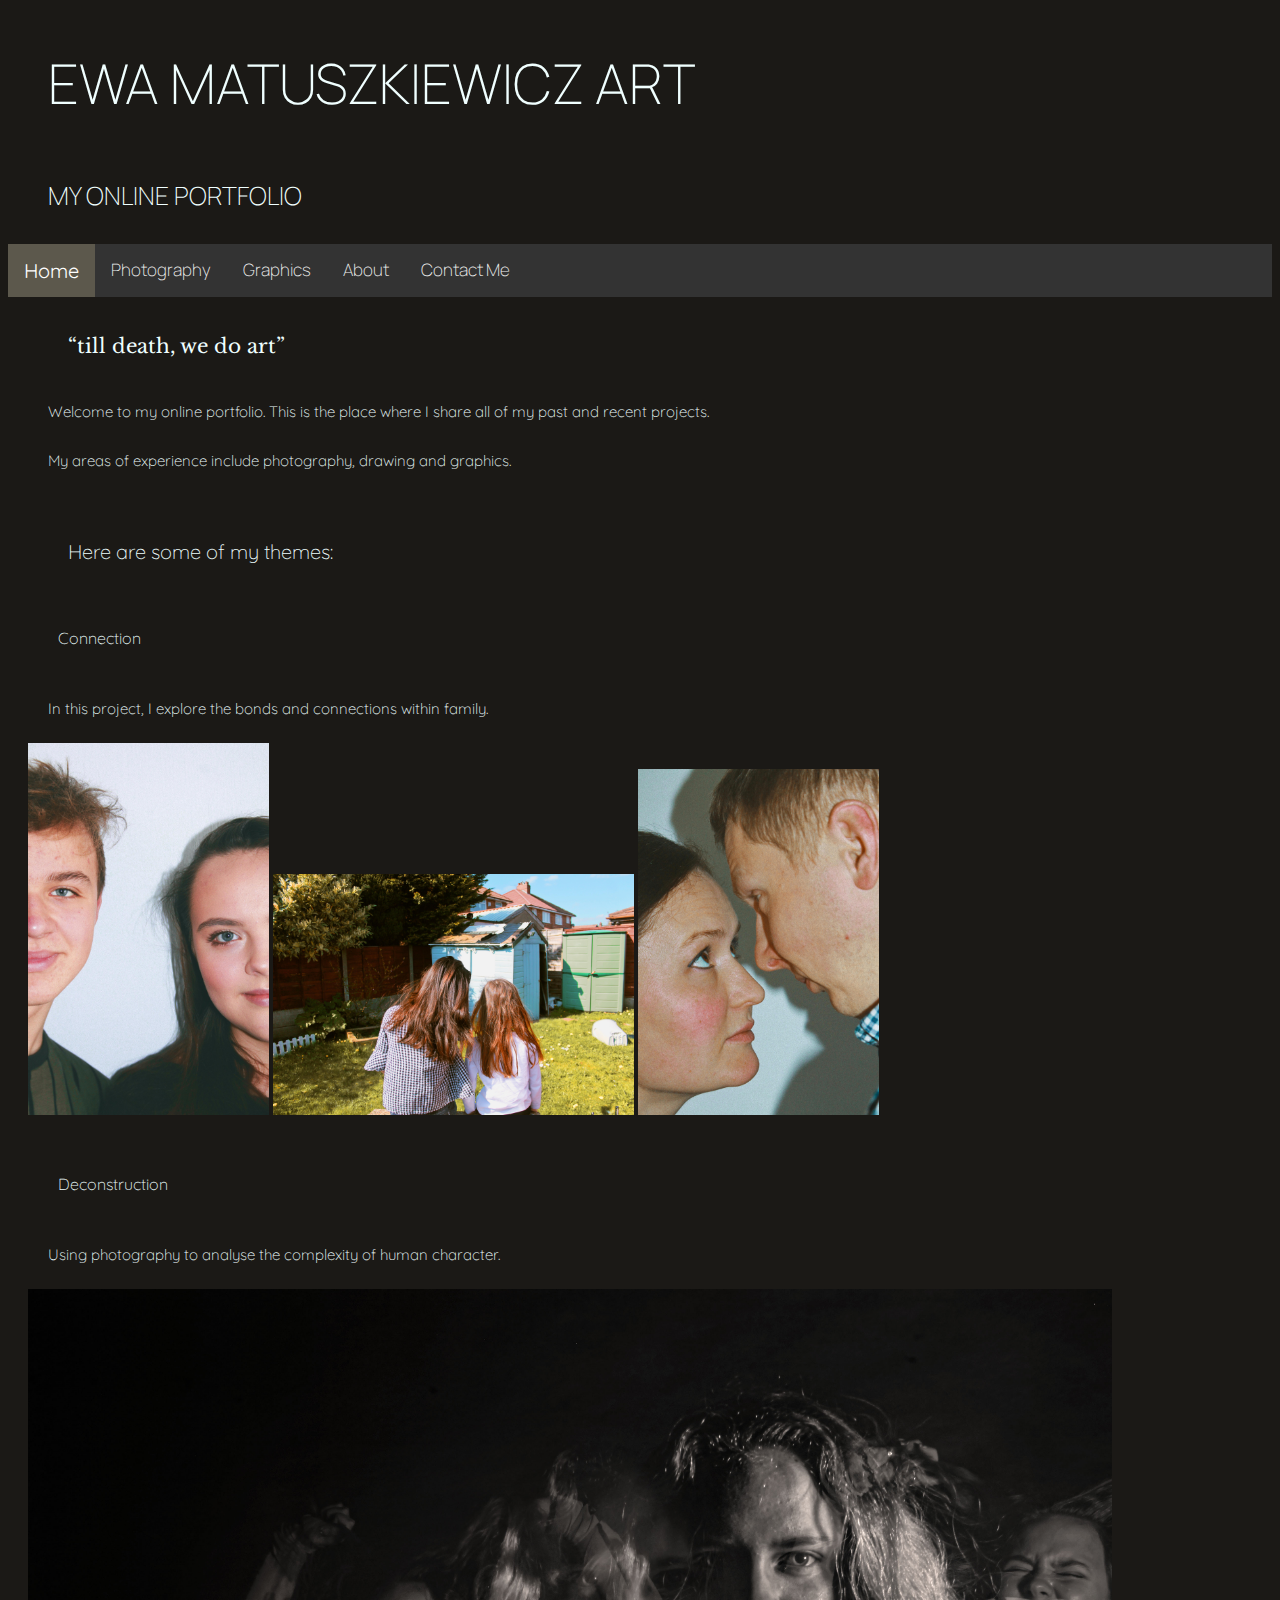
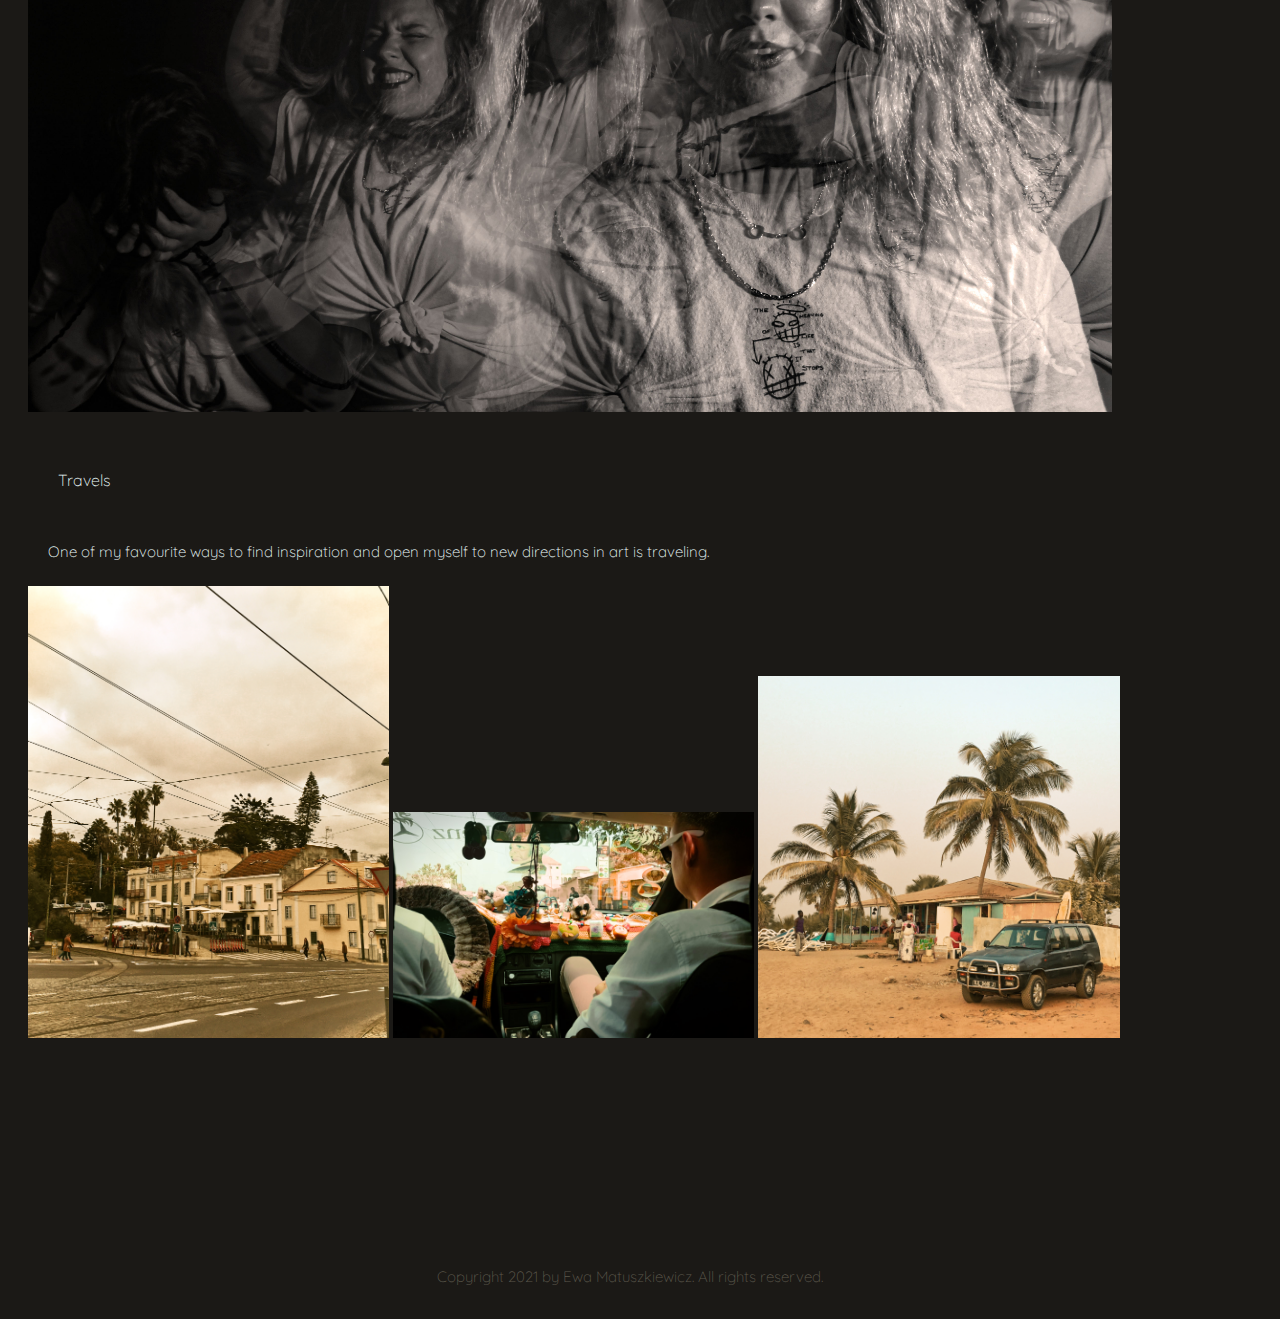
<file: index.html>
<!DOCTYPE html>
<html lang="en">
<head>
    <meta charset="UTF-8">
    <link rel="stylesheet" type="text/css" href="main.css">
    <title>Ewa Matuszkiewicz Art</title>
</head>
<body>
    <!--Header-->
    
    <div class="container">
    <h1 >EWA MATUSZKIEWICZ ART</h1>
    <h2 class="subheading1">MY ONLINE PORTFOLIO</h2>
    </div>
    
    
  
    <!--Menu Bar-->
    
      <div class="topnav">
      <a class="active" href="index.html">Home</a>
      <a class="subheading1" href="index 4.html">Photography</a>
      <a class="subheading1" href="index 5.html">Graphics</a>
      <a class="subheading1" href="index 2.html">About</a>
      <a class="subheading1" href="index 3.html">Contact Me</a>
      </div>
    

    <!--Quote-->
    
    <div class="container2">
      <br>
      <h3><q class="quote">till death, we do art</q></h3>
      </div>
      <div class="container">
      <p class="maintext">Welcome to my online portfolio. This is the place where I share all of my past and recent projects.</p>
      <p class="maintext">My areas of experience include photography, drawing and graphics.</p>
      <br>
    </div>
    

    <!--Sneak-peek-->
     
      <div class="container2">
      <h4 class="subheading2">Here are some of my themes:</h4>
      </div>
    

    <!--Theme 1-->
      
      <div class="container3">
      <h5 class="subheading3">Connection</h5>
      </div>
      <div class="container">
      <p class="maintext">In this project, I explore the bonds and connections within family.</p>
      </div>
        <div class="images">
        <img src="images/INDEX/PatrykiNikola.jpg" alt="Patryk & Nikola"
        width="20%"
        />
        <img src="images/INDEX/Amelia i Ania.jpg.jpg" alt="Amelia & Ania"
        width="30%"
        />
        <img src="images/INDEX/Gosia i Daniel.jpg.jpg"
        alt="Gosia & Daniel"
        width="20%"
        />
        </div>
        

      <br>

    <!--Theme 2-->
    <div class="container3">
    <h5 class="subheading3">Deconstruction</h5>
    </div>
    <div class="container">
    <p class="maintext">Using photography to analyse the complexity of human character.</p>
    </div>
    <div class="images">
      <img src="images/INDEX/deconstruction.jpg.jpg"
      alt="Multiple Exposure"
       width="90%"/>
    </div>
  
      <br>

    <!--Theme 3-->
    <theme_3>
    <div class="container3">
    <h5 class="subheading3">Travels</h5>
    </div>
    <div class="container">
    <p class="maintext">One of my favourite ways to find inspiration and open myself to new directions in art is traveling.</p>
    </div>
    <div class="images">
      <img src="images/INDEX/Lisbon.jpg.jpg"
      alt="Lisbon view"
      width="30%"
      />
      <img src="images/INDEX/Gambia.jpg.jpg"
      alt="Gambian taxi"
      width="30%"
      />
      <img src="images/INDEX/Gambia1.jpg.jpg"
      alt="House on the beach"
      width="30%"
      />
    </div>
    </theme_3>

     <!--Copyright--> 
    <div class="copyright">
    <p class="maintext">Copyright 2021 by Ewa Matuszkiewicz. All rights reserved.</p>
    </div>
  
</body>
</html>
</file>
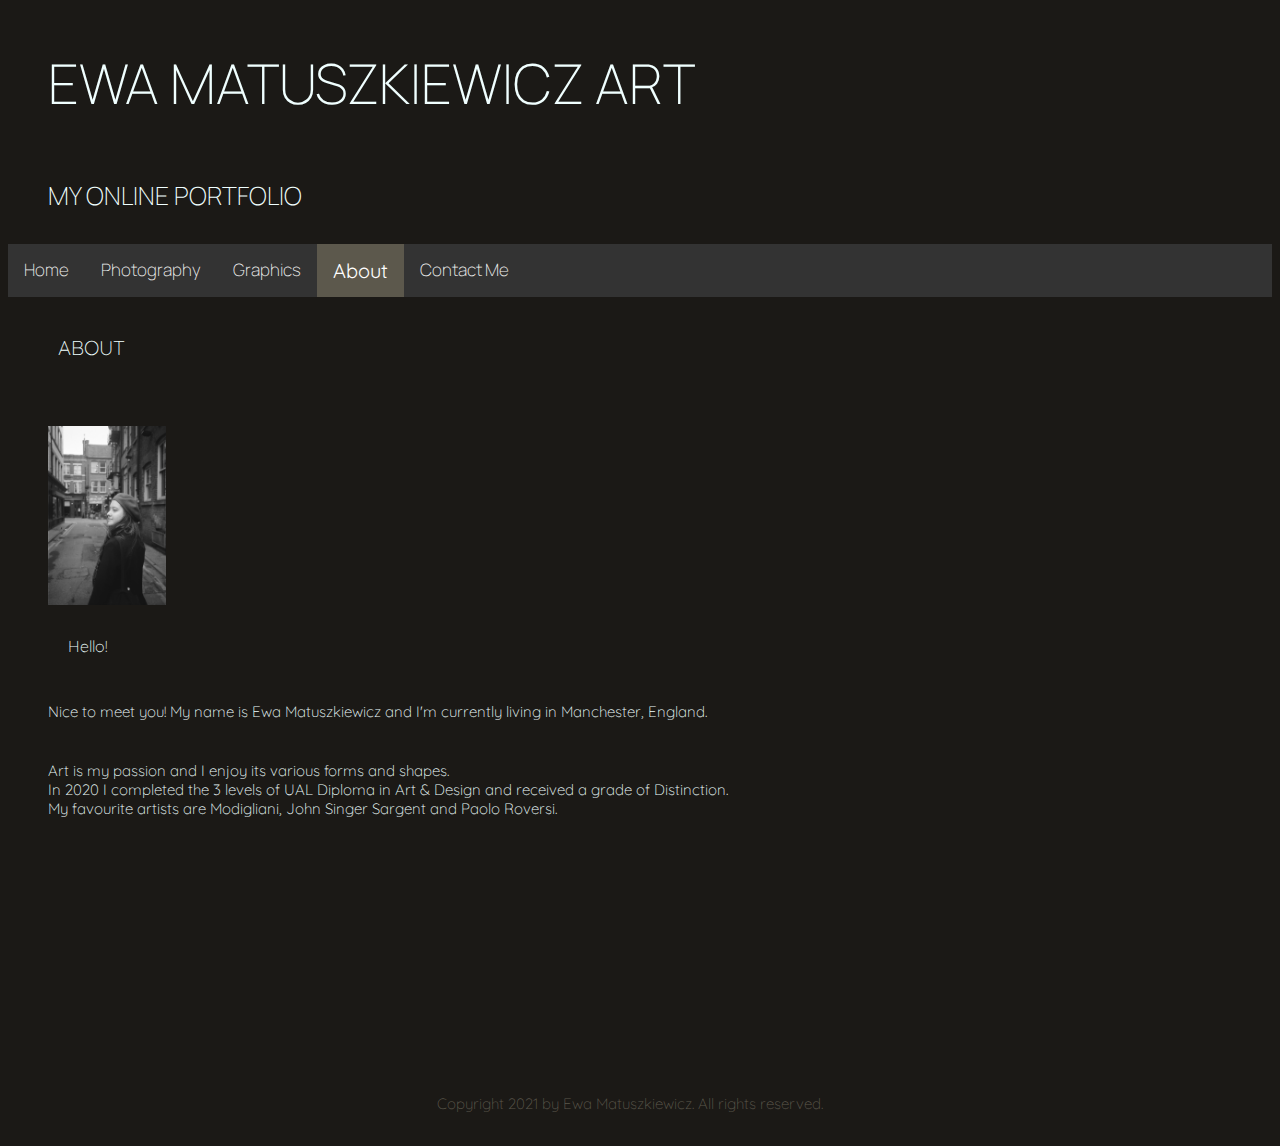
<file: index 2.html>
<!DOCTYPE html>
<html lang="en">
<head>
    <meta charset="UTF-8">
    <link rel="stylesheet" type="text/css" href="main.css">
    <title>About</title>
</head>
<body>
    <!--Header-->
    
    <div class="container">
        <h1 >EWA MATUSZKIEWICZ ART</h1>
        <h2 class="subheading1">MY ONLINE PORTFOLIO</h2>
        </div>
        
    <div class="topnav">
        <a class="subheading1" href="index.html">Home</a>
        <a class="subheading1" href="index 4.html">Photography</a>
        <a class="subheading1" href="index 5.html">Graphics</a>
        <a class="active" href="index 2.html">About</a>
        <a class="subheading1" href="index 3.html">Contact Me</a>
        </div>
    <br>
    <div class="container3">
    <h3 class="subheading2">ABOUT</h3>
    </div>
    <br>
    <br>
        <div class="box">
        <img src="images/ABOUT ME/PHOTOOFME.jpg"
        alt="Ewa"
        width="10%"
        />
        </div>
        <div class="container2">
        <h4 class="subheading3">Hello!</h4>
        </div>
        <div class="box">
        <p class="maintext">Nice to meet you! My name is Ewa Matuszkiewicz and I'm currently living in Manchester, England. </p>
        </div>
        <div class="box">
        <p class="maintext"> Art is my passion and I enjoy its various forms and shapes.
             <br> In 2020 I completed the 3 levels of UAL Diploma in Art & Design and received a grade of Distinction. 
             <br> My favourite artists are Modigliani, John Singer Sargent and Paolo Roversi. </p>
    </div>
    <br>
    <br>
   <!--Copyright--> 
   <div class="copyright">
    <p class="maintext">Copyright 2021 by Ewa Matuszkiewicz. All rights reserved.</p>
    </div>
</body>
</html>
</file>
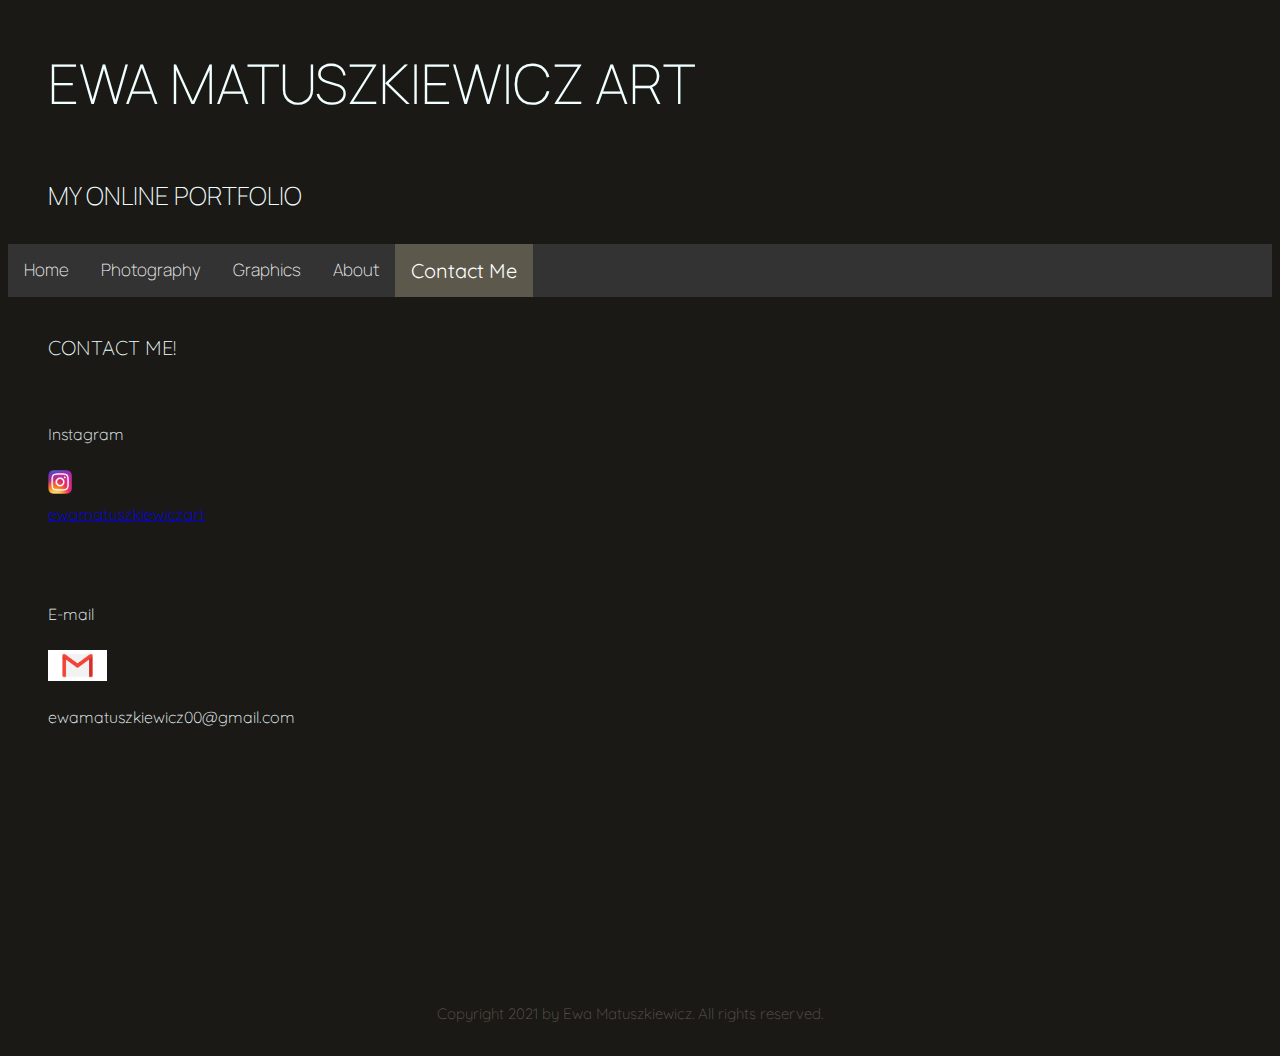
<file: index 3.html>
<!DOCTYPE html>
<html lang="en">
<head>
    <meta charset="UTF-8">
    <link rel="stylesheet" type="text/css" href="main.css">
    <title>Contact Me</title>
</head>
<body>
    <!--Header-->
    
    <div class="container">
        <h1 >EWA MATUSZKIEWICZ ART</h1>
        <h2 class="subheading1">MY ONLINE PORTFOLIO</h2>
        </div>
    <div class="topnav">
        <a class="subheading1" href="index.html">Home</a>
        <a class="subheading1" href="index 4.html">Photography</a>
        <a class="subheading1" href="index 5.html">Graphics</a>
        <a class="subheading1" href="index 2.html">About</a>
        <a class="active" href="index 3.html">Contact Me</a>
        </div>
    <br>
    <div class="container">
    <h3 class="subheading2">CONTACT ME!</h3>
    </div>
    <br>
    <div class="box">
    <p class="subheading3">Instagram</p> 
    </div>
    <div class="box">
        <img src="images/CONTACT ME/Insta logo.png" alt="Insta icon"
        width="2%"
        />
        </div>
        <div class="box">
        <a class="subheading3" href="https://www.instagram.com/ewamatuszkiewiczart/?hl=en" target="_blank">ewamatuszkiewiczart</a>
        </div>
    
    <br>
    <br>
    <br>
    <div class="box">
    <p class="subheading3">E-mail</p>
    </div>
    <div class="box">
        <img src="images/CONTACT ME/gmail logo.png" alt="Gmail icon"
        width="5%"
        height="5%"
        />
        </div>
        <div class="box">
        <p  class="subheading3">ewamatuszkiewicz00@gmail.com</p>
        </div>
        <br>
        <br>

        <!--Copyright--> 
    <div class="copyright">
        <p class="maintext">Copyright 2021 by Ewa Matuszkiewicz. All rights reserved.</p>
        </div>
    </body>
    </html>
</file>
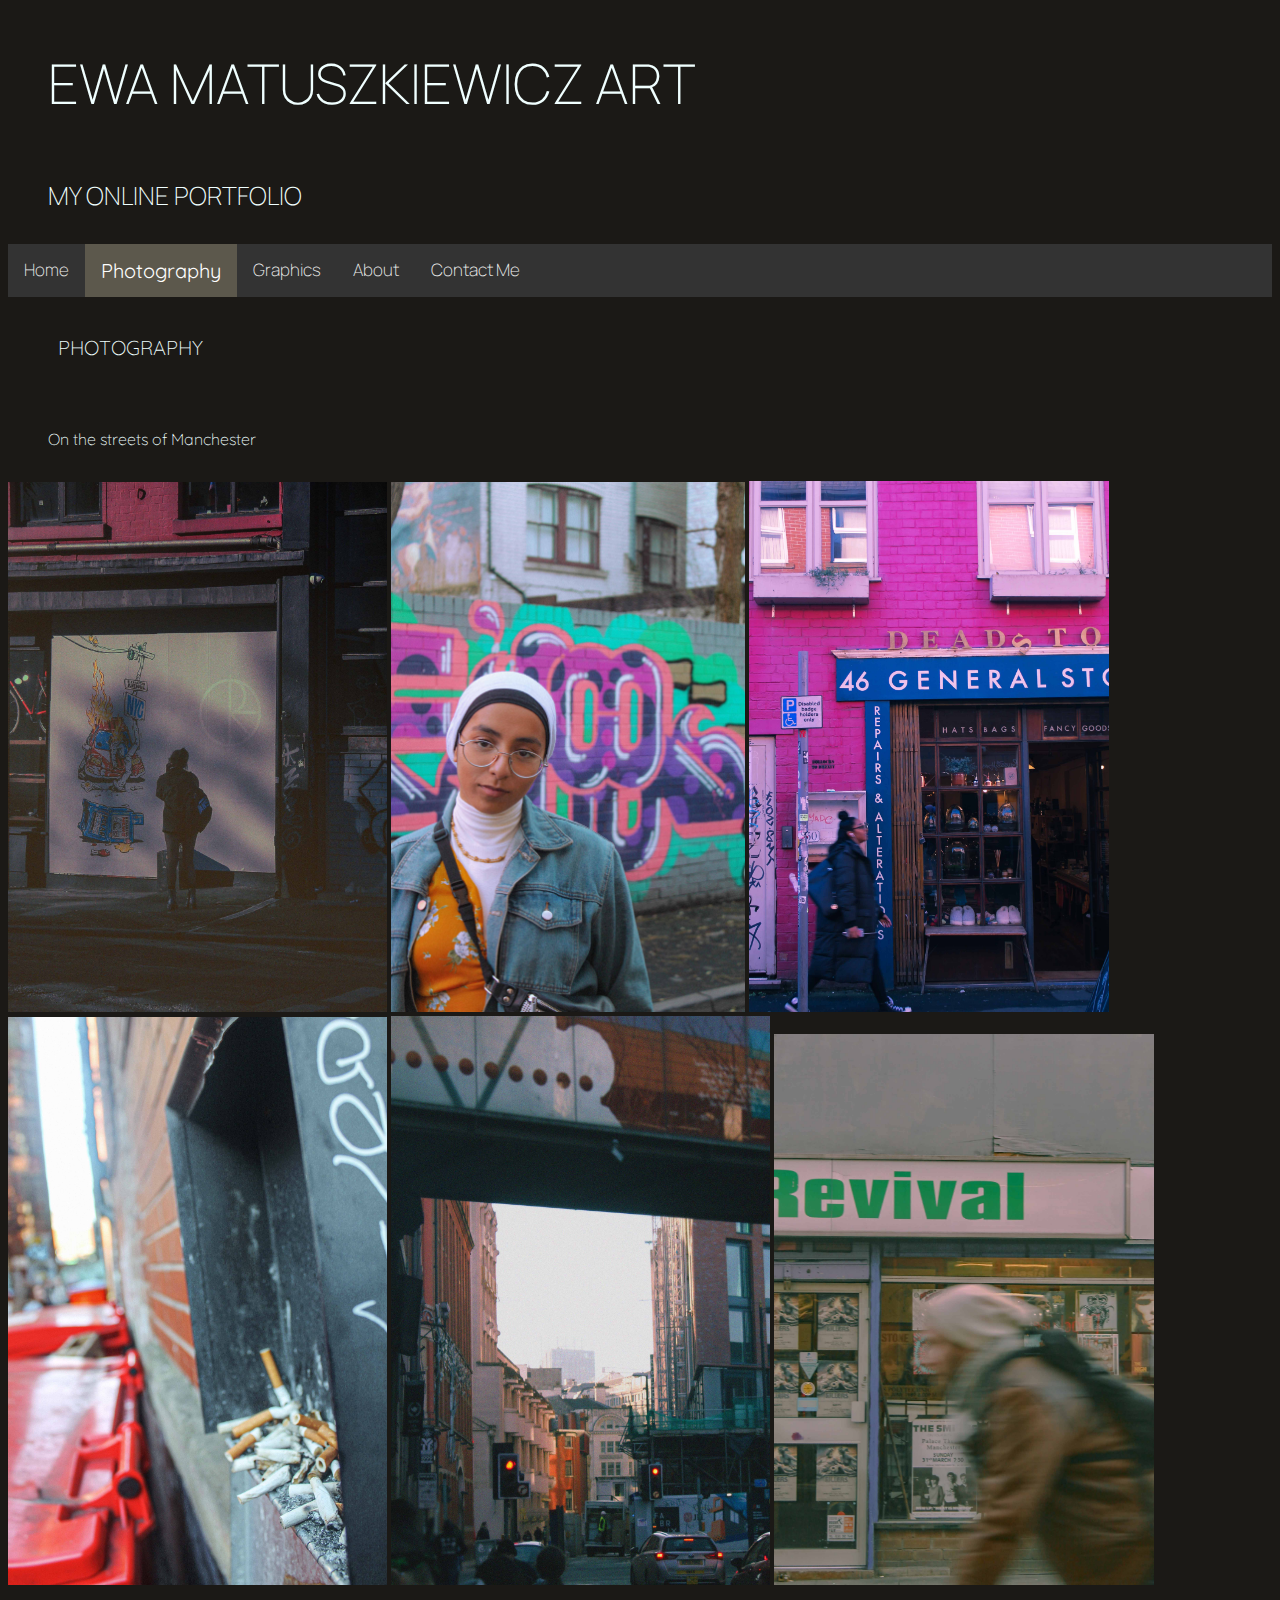
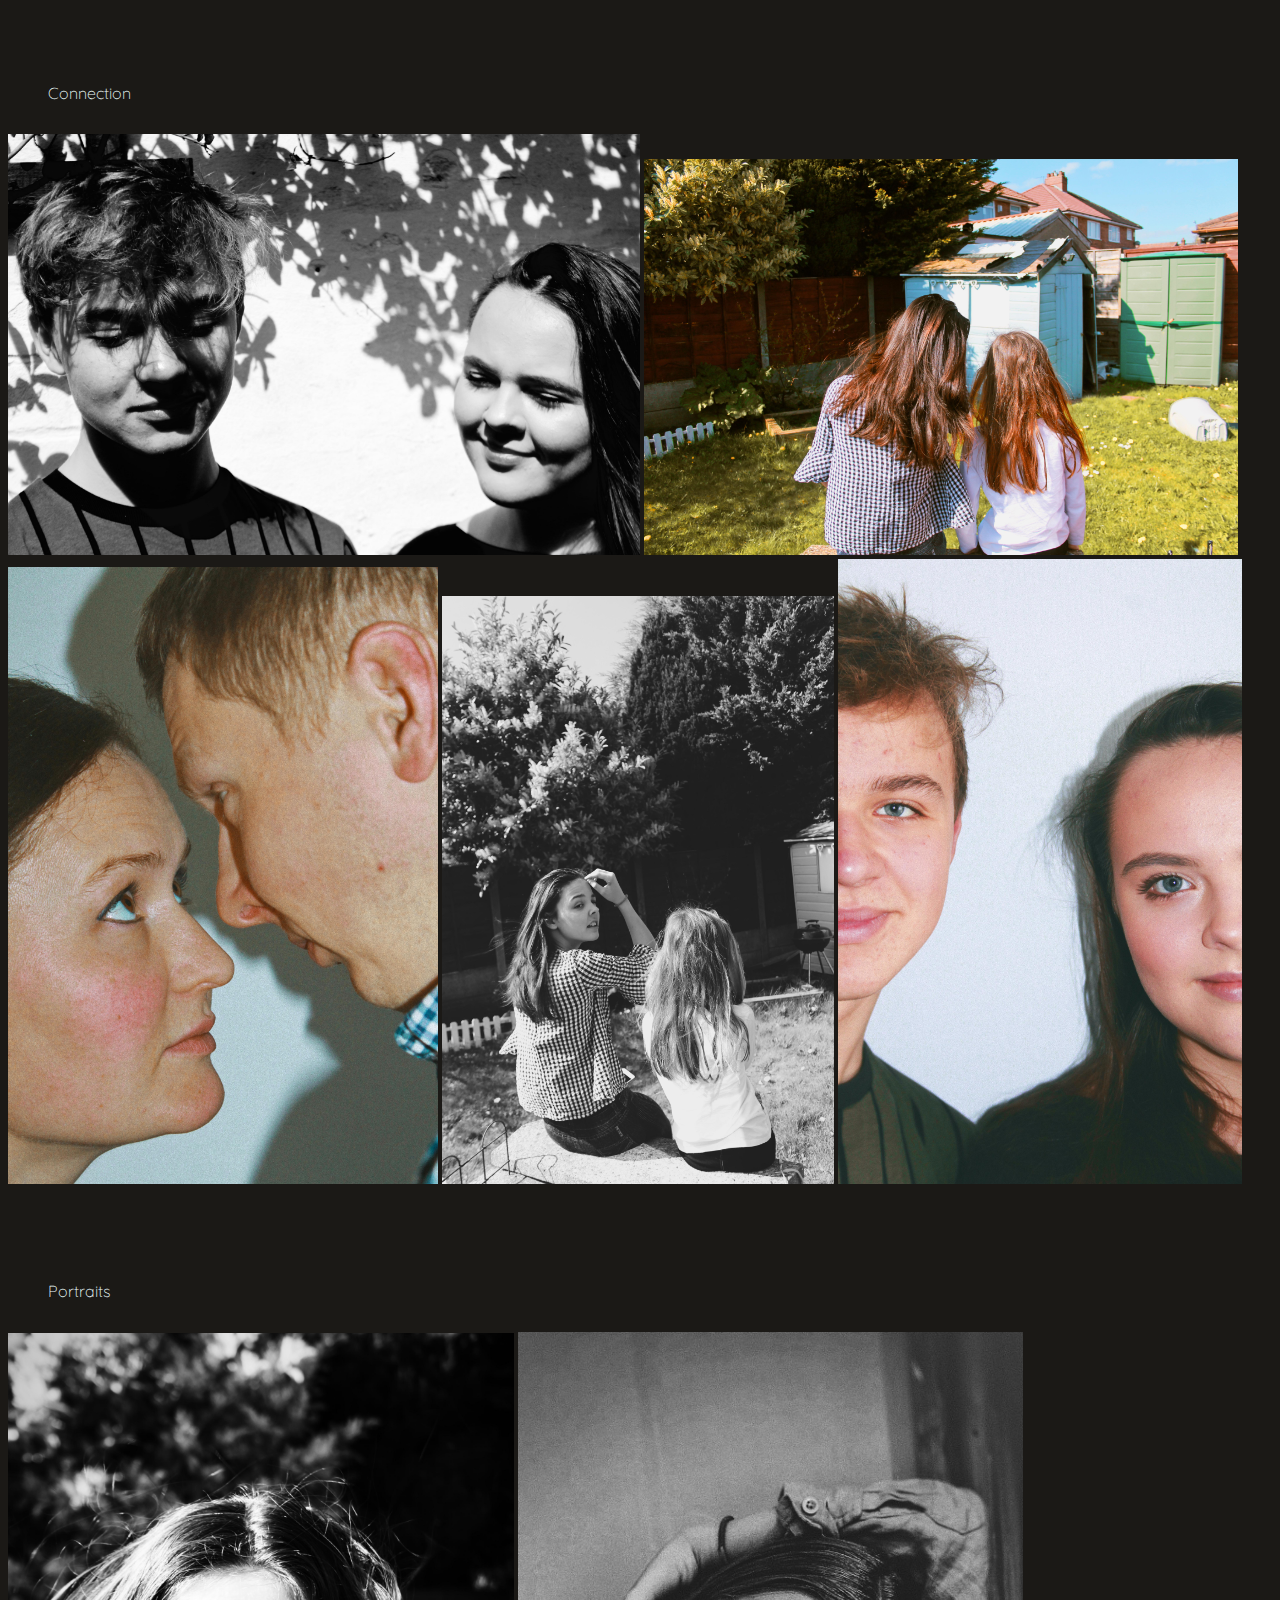
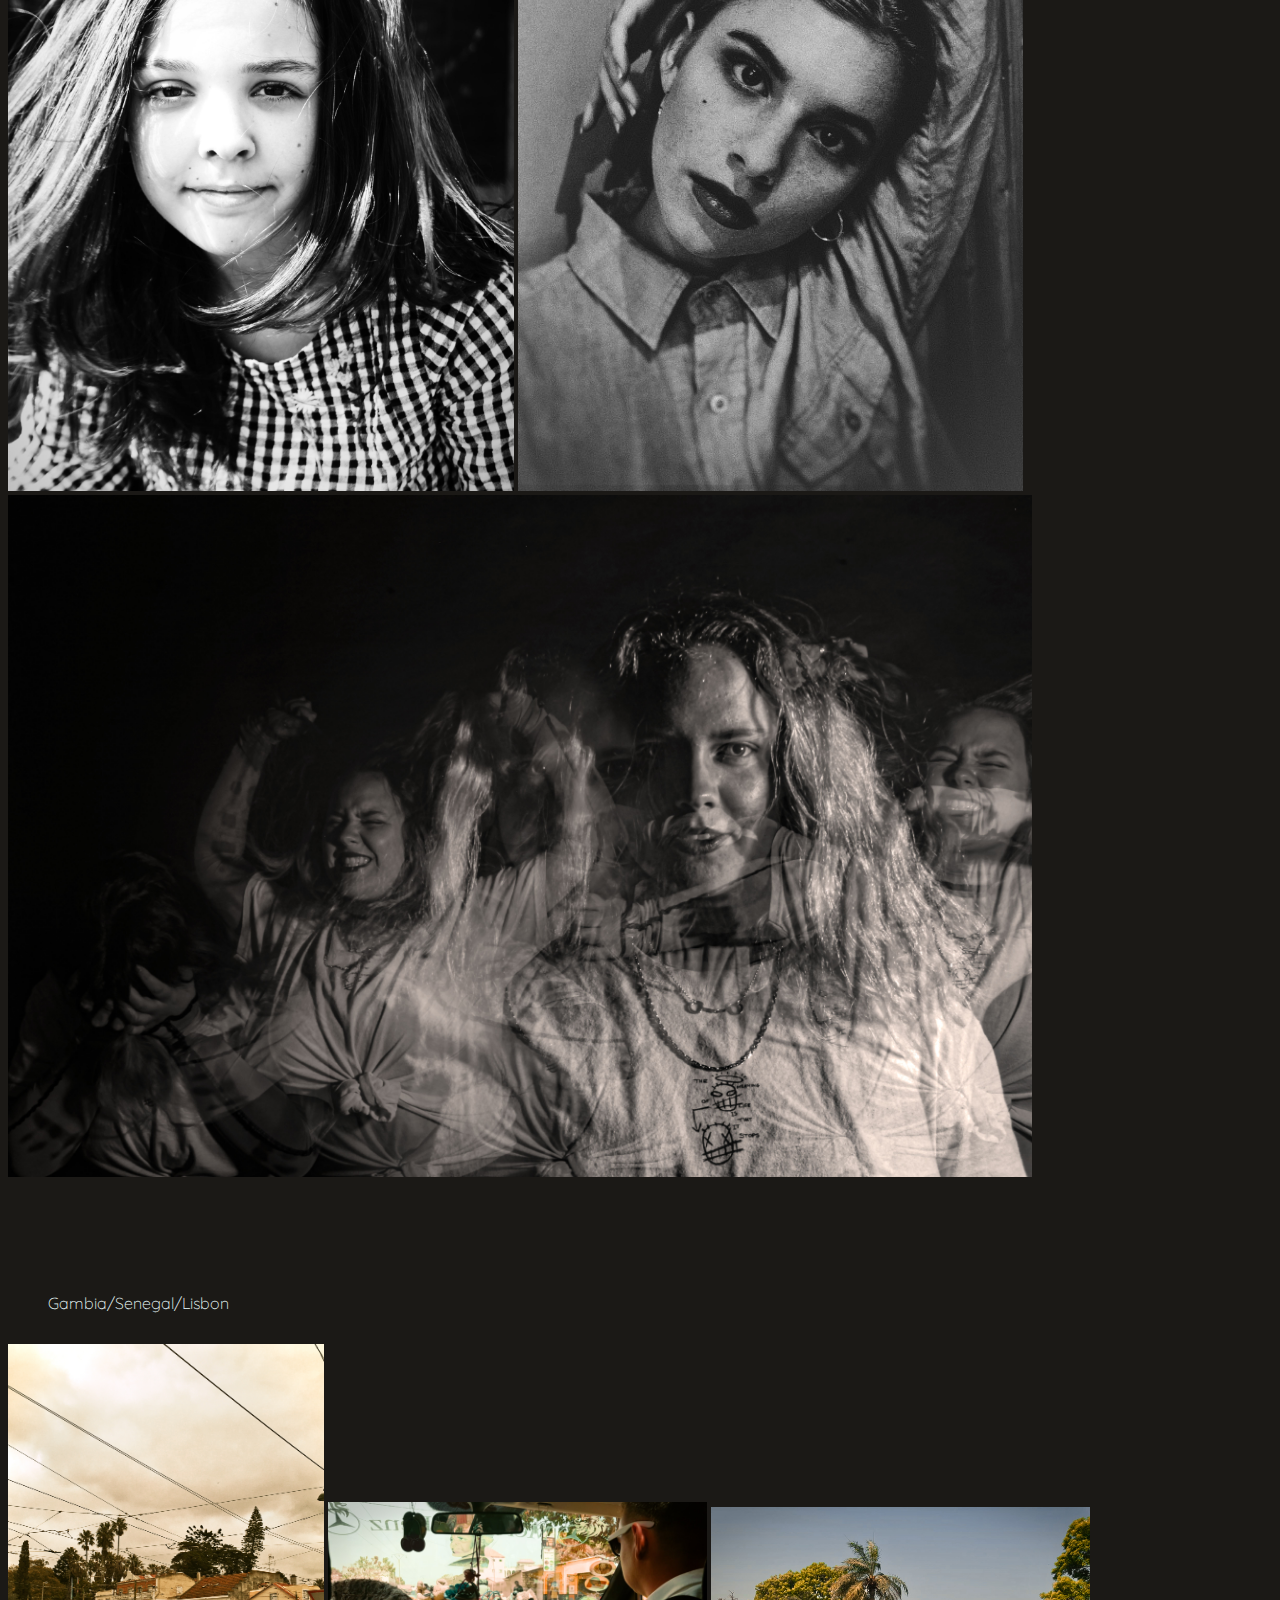
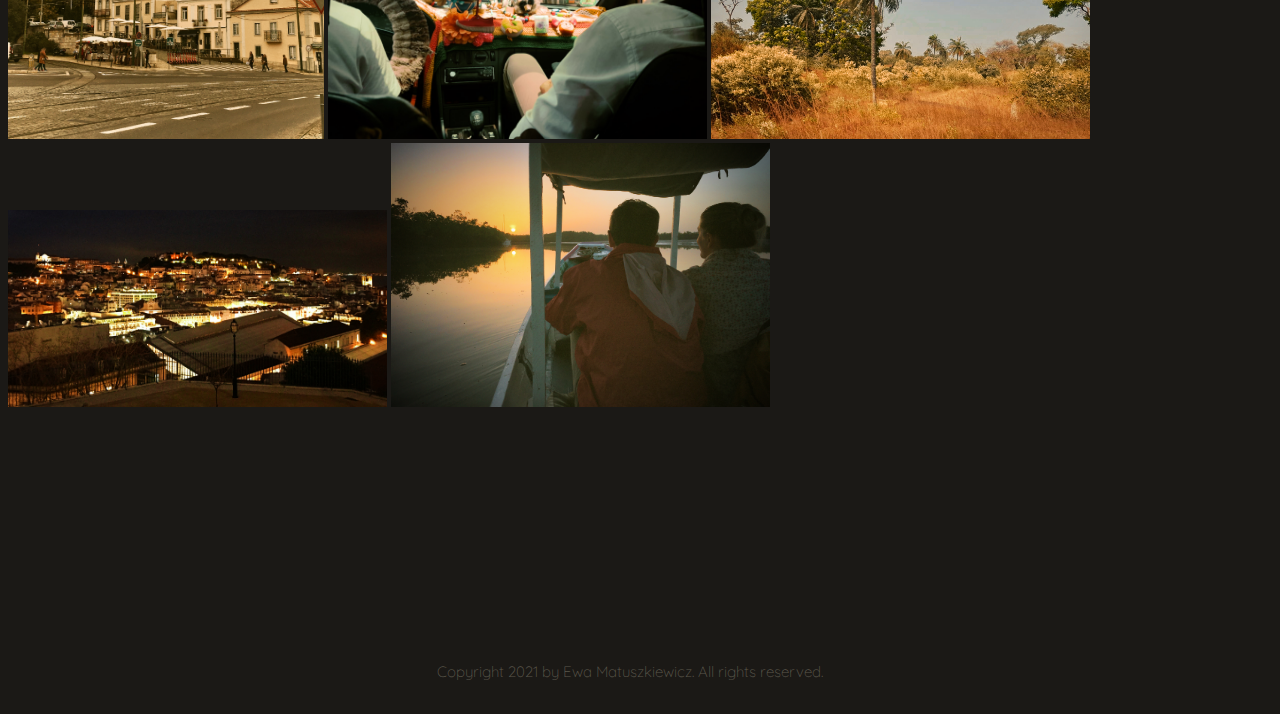
<file: index 4.html>
<!DOCTYPE html>
<html lang="en">
<head>
    <meta charset="UTF-8">
    <link rel="stylesheet" type="text/css" href="main.css">
    <title>My Photography</title>
</head>
<body>
   <!--Header-->
    <div class="container">
    <h1 >EWA MATUSZKIEWICZ ART</h1>
    <h2 class="subheading1">MY ONLINE PORTFOLIO</h2>
    </div>
    <div class="topnav">
        <a class="subheading1" href="index.html">Home</a>
        <a class="active" href="index 4.html">Photography</a>
        <a class="subheading1" href="index 5.html">Graphics</a>
        <a class="subheading1" href="index 2.html">About</a>
        <a class="subheading1" href="index 3.html">Contact Me</a>
        </div>
    <br>
    <div class="container3">
    <h3 class="subheading2">PHOTOGRAPHY</h3>
    </div>
    <br>
    <div class="box">
    <h4 class="subheading3">On the streets of Manchester</h4>
    </div>
    <div>
    <img src="images/PHOTOGRAPHY/Manchester 1.jpg" alt="Manchester 1"
        width="30%"
        />
        <img src="images/PHOTOGRAPHY/Manchester 2.jpg" alt="Manchester 2"
        width="28%"
        />
        <img src="images/PHOTOGRAPHY/Manchester 3.jpg" alt="Manchester 3"
        width="28.5%"
        />
        <img src="images/PHOTOGRAPHY/Manchester 4.jpg" alt="Manchester 4"
        width="30%"
        />
        <img src="images/PHOTOGRAPHY/Manchester 5.jpg" alt="Manchester 5"
        width="30%"
        />
        <img src="images/PHOTOGRAPHY/Manchester 6.jpg" alt="Manchester 6"
        width="30%"
        />
    </div>
    <br>
    <br>
    <br>
    <br>
    <div class="box">
    <h4 class="subheading3">Connection</h4>
    </div>
    <div>
    <img src="images/PHOTOGRAPHY/siblings 2.jpg" alt="Siblings"
        width="50%"
        />
        <img src="images/PHOTOGRAPHY/sisters 2.jpg" alt="sisters"
        width="47%"
        />
        <img src="images/PHOTOGRAPHY/couple.jpg" alt="Manchester 1"
        width="34%"
        />
        <img src="images/PHOTOGRAPHY/sisters.jpg" alt="Sisters in b&w"
        width="31%"
        />
        <img src="images/PHOTOGRAPHY/siblings.jpg" alt="Patryk i Nikola"
        width="32%"
        />
    </div>
    <br>
    <br>
    <br>
    <br>
        <div class="box">
        <h4 class="subheading3">Portraits</h4>
        </div>
        <div>
        <img src="images/PHOTOGRAPHY/portrait 1.jpg" alt="Amelia"
        width="40%"
        />
        <img src="images/PHOTOGRAPHY/portrait 2.jpg" alt="Laura"
        width="40%"
        />
        <img src="images/PHOTOGRAPHY/deconstruction.jpg.jpg" alt="Jess"
        width="81%"
        />
    </div>
    <br>
    <br>
    <br>
    <br>
    <br>
        <div class="box">
        <h4 class="subheading3">Gambia/Senegal/Lisbon</h4>
        </div>
        <div>
        <img src="images/PHOTOGRAPHY/lizbona 1.jpg" alt="Manchester 1"
        width="25%"
        />
        <img src="images/PHOTOGRAPHY/gambia 5.jpg" alt="Manchester 1"
        width="30%"
        />
        <img src="images/PHOTOGRAPHY/GAMBIA 2.jpg" alt="Manchester 1"
        width="30%"
        />
        <img src="images/PHOTOGRAPHY/LIZBONA NOCĄ.jpg" alt="Manchester 1"
        width="30%"
        />
        <img src="images/PHOTOGRAPHY/GAMBIA 1.jpg" alt="Manchester 1"
        width="30%"
        />

    </div>

    <br>
    <br>

 <!--Copyright--> 
 <div class="copyright">
    <p class="maintext">Copyright 2021 by Ewa Matuszkiewicz. All rights reserved.</p>
    </div>

</body>
</html>
</file>
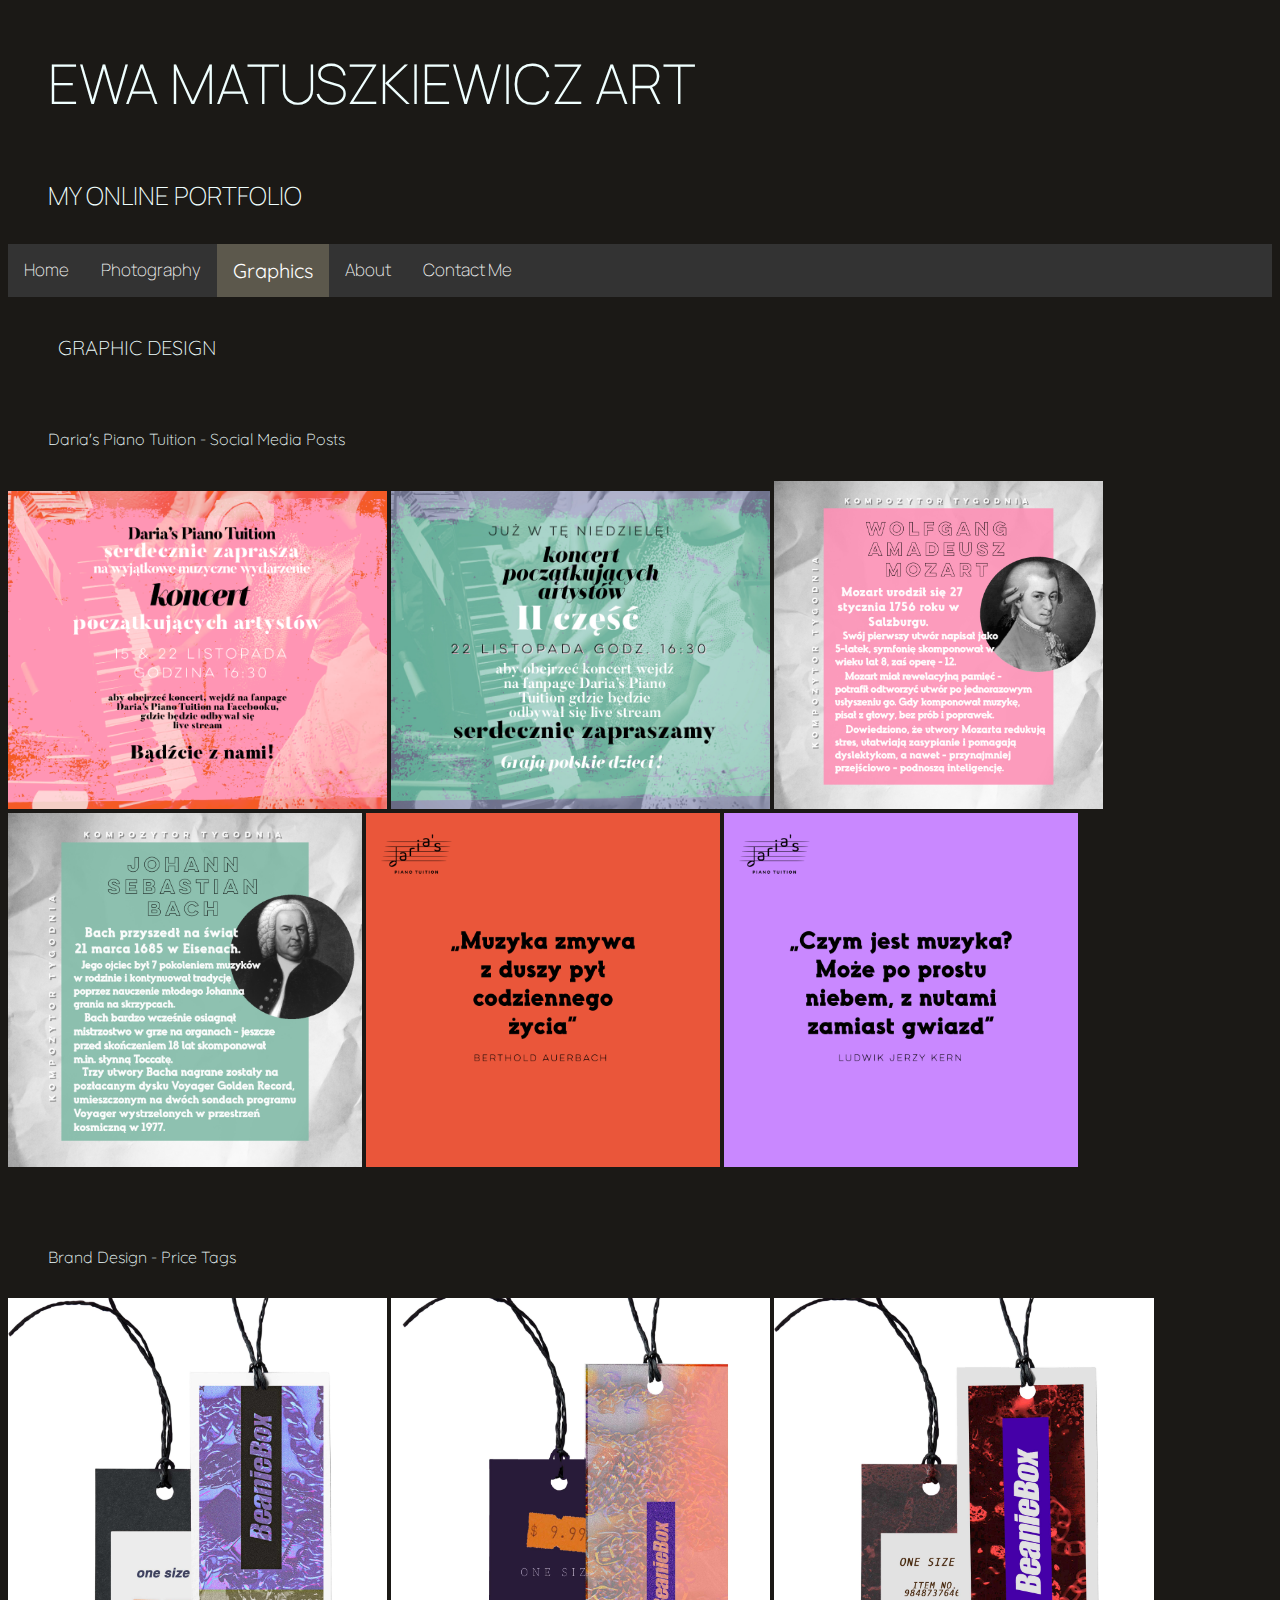
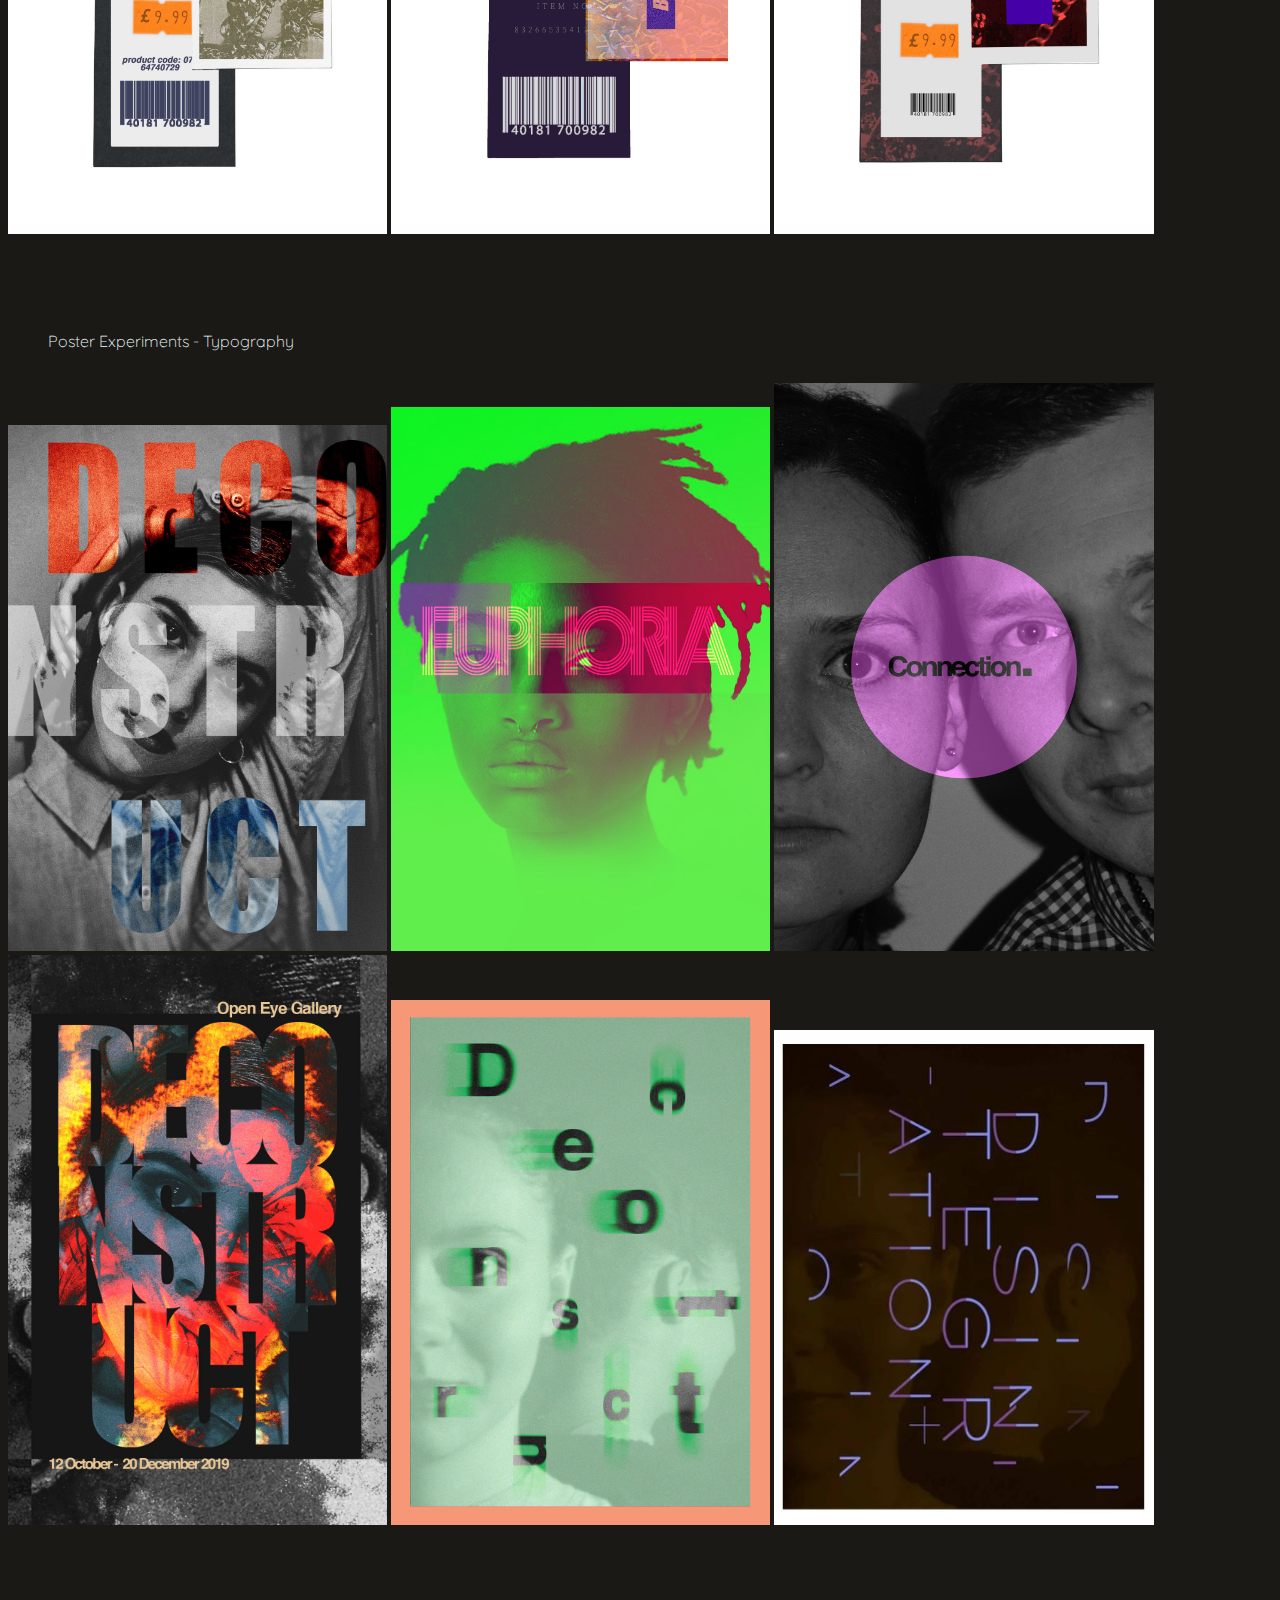
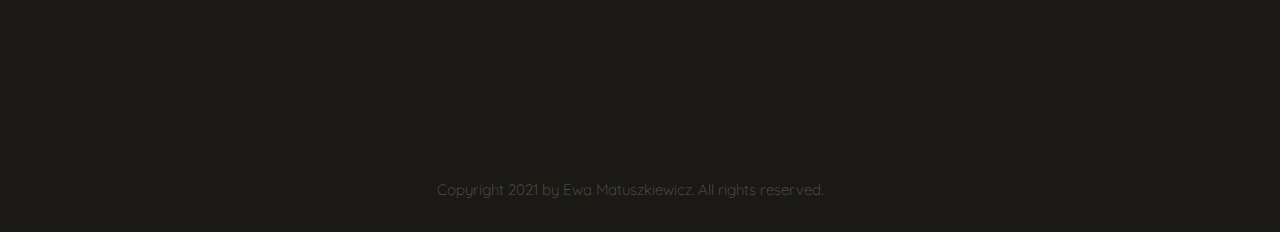
<file: index 5.html>
<!DOCTYPE html>
<html lang="en">
<head>
    <meta charset="UTF-8">
    <link rel="stylesheet" type="text/css" href="main.css">
    <title>Graphic Design</title>
</head>
<body>
    <!--Header-->
    
    <div class="container">
        <h1 >EWA MATUSZKIEWICZ ART</h1>
        <h2 class="subheading1">MY ONLINE PORTFOLIO</h2>
        </div>
    <div class="topnav">
        <a class="subheading1" href="index.html">Home</a>
        <a class="subheading1" href="index 4.html">Photography</a>
        <a class="active" href="index 5.html">Graphics</a>
        <a class="subheading1" href="index 2.html">About</a>
        <a class="subheading1" href="index 3.html">Contact Me</a>
        </div>
    
    <br>
    <div class="container3">
    <h3 class="subheading2">GRAPHIC DESIGN</h3>
    </div>
    <br>
    <div class="box">
    <h4  class="subheading3">Daria's Piano Tuition - Social Media Posts</h4>
    </div>
    
    <img src="images/GRAPHIC DESIGN/IMG-0073.png" alt="KONCERT 1"
        width="30%"
        />
        <img src="images/GRAPHIC DESIGN/IMG-0107.jpg" alt="KONCERT 2"
        width="30%"
        />
        <img src="images/GRAPHIC DESIGN/IMG-0251.jpg" alt="Mozart"
        width="26%"
        />
        <img src="images/GRAPHIC DESIGN/IMG-0252.jpg" alt="Bach"
        width="28%"
        />
        <img src="images/GRAPHIC DESIGN/IMG-0256.png" alt="QUOTE 1"
        width="28%"
        />
        <img src="images/GRAPHIC DESIGN/IMG-0257.png" alt="QUOTE 2"
        width="28%"
        />
    </div>
    <br>
    <br>
    <br>
    <br>
        <div class="box">
        <h4 class="subheading3">Brand Design - Price Tags</h4>
        </div>
        <div>
        <img src="images/GRAPHIC DESIGN/first tag design.jpg" alt="tag 1"
            width="30%"
            />
            <img src="images/GRAPHIC DESIGN/PRICE TAG DESIGN 3.jpg" alt="tag 2"
            width="30%"
            />
            <img src="images/GRAPHIC DESIGN/second tag design.jpg" alt="tag 3"
            width="30%"
            />
        </div>
        <br>
        <br>
        <br>
        <br>
        <div class="box">
        <h4 class="subheading3">Poster Experiments - Typography</h4>
        </div>
        <div>
        <img src="images/GRAPHIC DESIGN/DECONSTRUCT 1.jpg" alt="POSTER 1"
            width="30%"
            />
            <img src="images/GRAPHIC DESIGN/euphoria.jpg" alt="POSTER 2"
            width="30%"
            />
            <img src="images/GRAPHIC DESIGN/GOSIA I DANIEL.jpg" alt="POSTER 3"
            width="30%"
            />
            <img src="images/GRAPHIC DESIGN/my first poster.jpg" alt="POSTER 4"
            width="30%"
            />
            <img src="images/GRAPHIC DESIGN/poster2.portfolio.jpg" alt="POSTER 5"
            width="30%"
            />
            <img src="images/GRAPHIC DESIGN/poster design.portfolio.jpg" alt="POSTER 6"
            width="30%"
            />
            </div>

        <br>
        <br>
        <!--Copyright--> 
        <div class="copyright">
        <p class="maintext">Copyright 2021 by Ewa Matuszkiewicz. All rights reserved.</p>
        </div>
</body>
</html>
</file>
<file: main.css>
@import url('https://fonts.googleapis.com/css2?family=Manrope:wght@200&display=swap');
@import url('https://fonts.googleapis.com/css2?family=Quicksand:wght@300&display=swap');
@import url('https://fonts.googleapis.com/css2?family=Libre+Baskerville&family=Quicksand:wght@300&display=swap');
@import url('https://fonts.googleapis.com/css2?family=Quicksand:wght@500&display=swap');
@import url('https://fonts.googleapis.com/css2?family=Nunito:wght@200&display=swap');
@import url('https://fonts.googleapis.com/css2?family=EB+Garamond&family=Goudy+Bookletter+1911&family=Nunito:wght@200&display=swap');

body { 
    background-color: rgb(27, 25, 22); 
   }

body {
    color:azure;
}

h1 {
    font-family: 'Manrope', sans-serif;
    font-size: 55px;
    font-weight: 50;
}
.subheading1 {
    font-family: 'Manrope', sans-serif;
    font-size: 25px;
    font-weight: 50;
} 

.subheading2 {
    font-family: 'Quicksand', sans-serif;
    font-size: 20px;
    font-weight: 50;
}
.quote {
    font-family: 'Libre Baskerville', serif;
    font-size: 20px;
    font-weight: 20;
}
.subheading3 {
    font-family: 'Quicksand', sans-serif;
    font-size: 16px;
    font-weight: 50;
}
.maintext {
    font-family: 'Quicksand', sans-serif;
    font-size: 15px;
    font-weight: 50;
} 
/* Add a black background color to the top navigation */
.topnav {
    background-color: #333;
    overflow: hidden;
  }
  
  /* Style the links inside the navigation bar */
  .topnav a {
    float: left;
    color: #f2f2f2;
    text-align: center;
    padding: 14px 16px;
    text-decoration: none;
    font-size: 17px;
  }
  
  /* Change the color of links on hover */
  .topnav a:hover {
    background-color: #ddd;
    color: black;
  }
  
  /* Add a color to the active/current link */
  .topnav a.active {
    background-color: #5c584c;
    color: white;
    font-family:'Quicksand', sans-serif;
    font-size: 20px;
  }

  .container {
      display: flex;
      flex-wrap: flex;
      flex-direction: column;
      padding-top: 0px;
      padding-left: 40px;
      padding-right: 40px;
      padding-bottom: 10px;
  }

  .container2 {
    display: flex;
    flex-wrap: flex;
    flex-direction: column;
    padding-top: 0px;
    padding-left: 60px;
    padding-right: 40px;
    padding-bottom: 10px;
}
    .container3 {
    display: flex;
    flex-wrap: flex;
    flex-direction: column;
    padding-top: 0px;
    padding-left: 50px;
    padding-right: 40px;
    padding-bottom: 10px;
}

  .box {
    display: flex;
    flex-wrap: flex;
    flex-direction: row;
    padding-top: 0px;
    padding-left: 40px;
    padding-right: 40px;
    padding-bottom: 10px;
  }

  .images {
    padding-top: 0px;
    padding-left: 20px;
    padding-right: 40px;
    padding-bottom: 10px;
  }

  .copyright {
    display: flex;
    justify-content: center;
    color: #5c584c;
    padding-top: 200px;
    padding-left: 20px;
    padding-right: 40px;
    padding-bottom: 10px; 
  }
</file>
